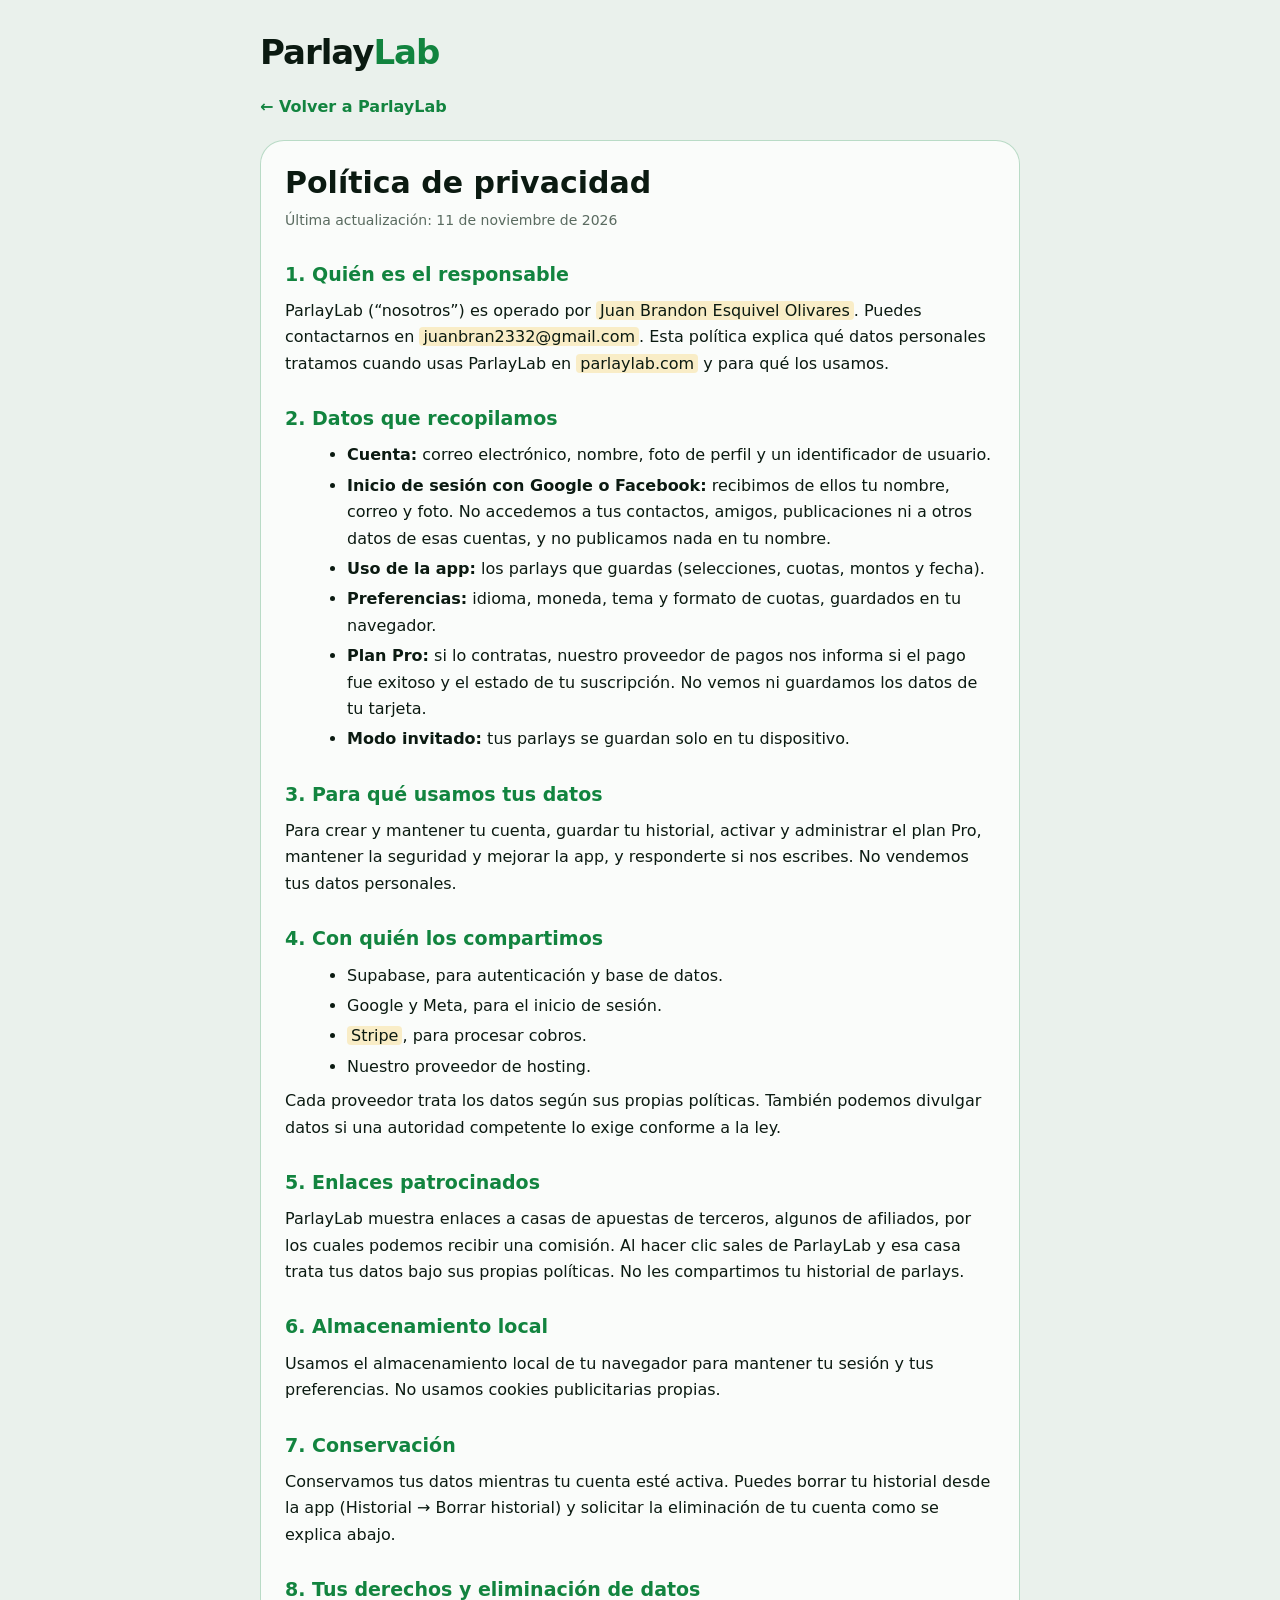
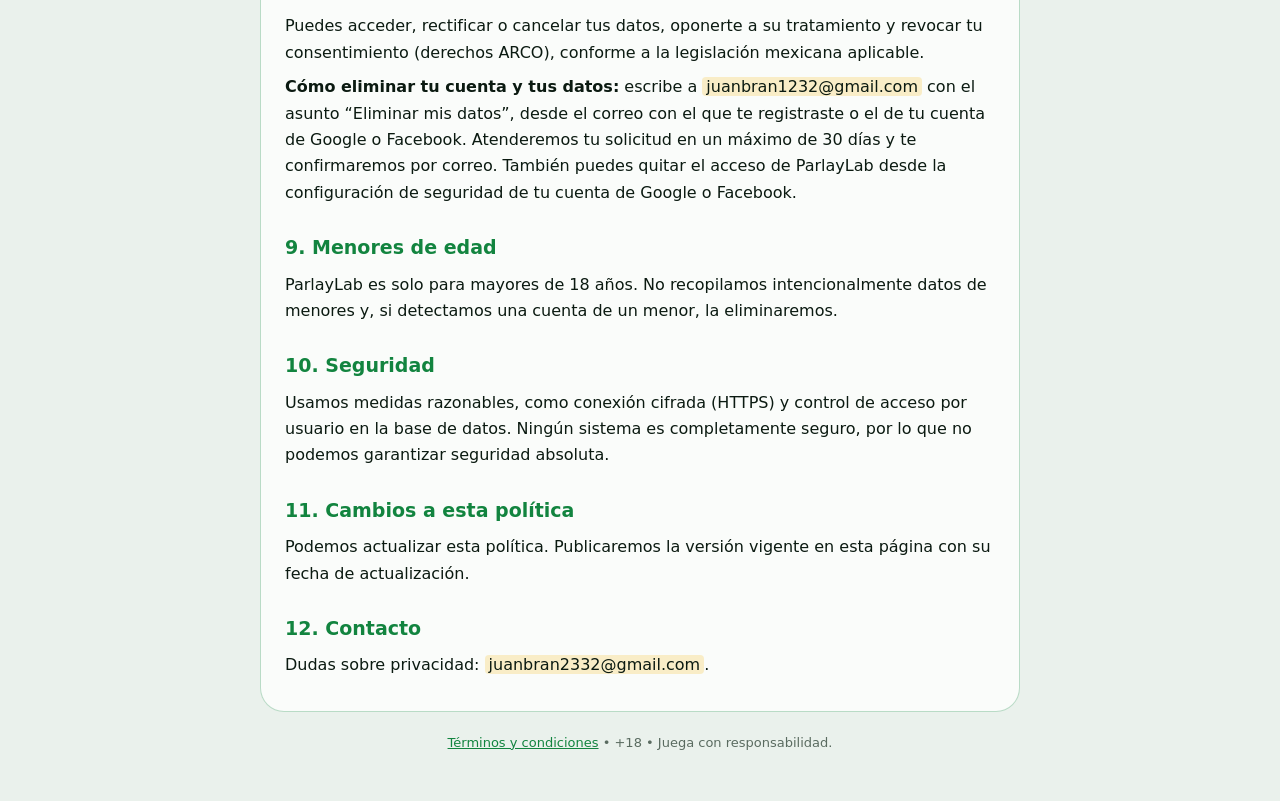
<file: Privacidad.html>
<!DOCTYPE html>
<html lang="es">
<head>
<meta charset="UTF-8">
<meta name="viewport" content="width=device-width, initial-scale=1">
<title>Política de privacidad • ParlayLab</title>
<script>try{var p=JSON.parse(localStorage.getItem("theme"))||"auto";document.documentElement.dataset.theme=p=="auto"?(matchMedia("(prefers-color-scheme: light)").matches?"light":"dark"):p}catch(e){}</script>
<style>
*{box-sizing:border-box;margin:0}
:root{--bg:#050806;--tx:#f2f5f3;--mu:#97a39b;--g:#5ee08a;--ln:rgba(94,224,138,.25);--ca:rgba(94,224,138,.08);color-scheme:dark}
[data-theme=light]{--bg:#eaf1ec;--tx:#0b1a11;--mu:#5a6b60;--g:#12843f;--ln:rgba(18,132,63,.28);--ca:rgba(255,255,255,.75);color-scheme:light}
body{background:var(--bg);color:var(--tx);font:16px/1.65 -apple-system,BlinkMacSystemFont,"Segoe UI",Roboto,system-ui,sans-serif;padding:24px 16px 48px;-webkit-font-smoothing:antialiased}
main{max-width:760px;margin:0 auto}
.logo{font-size:34px;font-weight:800;letter-spacing:-1px;text-decoration:none;color:var(--tx)}.logo span{color:var(--g)}
.back{display:block;margin:14px 0 20px;color:var(--g);text-decoration:none;font-weight:600}
article{background:var(--ca);border:1px solid var(--ln);border-radius:24px;padding:24px}
h1{font-size:30px;line-height:1.2;margin-bottom:4px}
.meta{color:var(--mu);font-size:14px;margin-bottom:12px}
h2{font-size:19px;margin:26px 0 6px;color:var(--g)}
p{margin:8px 0}ul{margin:8px 0 8px 22px}li{margin:4px 0}
a{color:var(--g)}
mark{background:rgba(245,197,66,.28);color:inherit;padding:0 4px;border-radius:4px}
footer{text-align:center;color:var(--mu);font-size:13px;margin-top:20px}
</style>
</head>
<body>
<main>
<a class="logo" href="index.html">Parlay<span>Lab</span></a>
<a class="back" href="index.html">← Volver a ParlayLab</a>
<article>
<h1>Política de privacidad</h1>
<p class="meta">Última actualización: 11 de noviembre de 2026</p>

<h2>1. Quién es el responsable</h2>
<p>ParlayLab (“nosotros”) es operado por <mark>Juan Brandon Esquivel Olivares</mark>. Puedes contactarnos en <mark>juanbran2332@gmail.com</mark>. Esta política explica qué datos personales tratamos cuando usas ParlayLab en <mark>parlaylab.com</mark> y para qué los usamos.</p>

<h2>2. Datos que recopilamos</h2>
<ul>
<li><b>Cuenta:</b> correo electrónico, nombre, foto de perfil y un identificador de usuario.</li>
<li><b>Inicio de sesión con Google o Facebook:</b> recibimos de ellos tu nombre, correo y foto. No accedemos a tus contactos, amigos, publicaciones ni a otros datos de esas cuentas, y no publicamos nada en tu nombre.</li>
<li><b>Uso de la app:</b> los parlays que guardas (selecciones, cuotas, montos y fecha).</li>
<li><b>Preferencias:</b> idioma, moneda, tema y formato de cuotas, guardados en tu navegador.</li>
<li><b>Plan Pro:</b> si lo contratas, nuestro proveedor de pagos nos informa si el pago fue exitoso y el estado de tu suscripción. No vemos ni guardamos los datos de tu tarjeta.</li>
<li><b>Modo invitado:</b> tus parlays se guardan solo en tu dispositivo.</li>
</ul>

<h2>3. Para qué usamos tus datos</h2>
<p>Para crear y mantener tu cuenta, guardar tu historial, activar y administrar el plan Pro, mantener la seguridad y mejorar la app, y responderte si nos escribes. No vendemos tus datos personales.</p>

<h2>4. Con quién los compartimos</h2>
<ul>
<li>Supabase, para autenticación y base de datos.</li>
<li>Google y Meta, para el inicio de sesión.</li>
<li><mark>Stripe</mark>, para procesar cobros.</li>
<li>Nuestro proveedor de hosting.</li>
</ul>
<p>Cada proveedor trata los datos según sus propias políticas. También podemos divulgar datos si una autoridad competente lo exige conforme a la ley.</p>

<h2>5. Enlaces patrocinados</h2>
<p>ParlayLab muestra enlaces a casas de apuestas de terceros, algunos de afiliados, por los cuales podemos recibir una comisión. Al hacer clic sales de ParlayLab y esa casa trata tus datos bajo sus propias políticas. No les compartimos tu historial de parlays.</p>

<h2>6. Almacenamiento local</h2>
<p>Usamos el almacenamiento local de tu navegador para mantener tu sesión y tus preferencias. No usamos cookies publicitarias propias.</p>

<h2>7. Conservación</h2>
<p>Conservamos tus datos mientras tu cuenta esté activa. Puedes borrar tu historial desde la app (Historial → Borrar historial) y solicitar la eliminación de tu cuenta como se explica abajo.</p>

<h2 id="eliminar-datos">8. Tus derechos y eliminación de datos</h2>
<p>Puedes acceder, rectificar o cancelar tus datos, oponerte a su tratamiento y revocar tu consentimiento (derechos ARCO), conforme a la legislación mexicana aplicable.</p>
<p><b>Cómo eliminar tu cuenta y tus datos:</b> escribe a <mark>juanbran1232@gmail.com</mark> con el asunto “Eliminar mis datos”, desde el correo con el que te registraste o el de tu cuenta de Google o Facebook. Atenderemos tu solicitud en un máximo de 30 días y te confirmaremos por correo. También puedes quitar el acceso de ParlayLab desde la configuración de seguridad de tu cuenta de Google o Facebook.</p>

<h2>9. Menores de edad</h2>
<p>ParlayLab es solo para mayores de 18 años. No recopilamos intencionalmente datos de menores y, si detectamos una cuenta de un menor, la eliminaremos.</p>

<h2>10. Seguridad</h2>
<p>Usamos medidas razonables, como conexión cifrada (HTTPS) y control de acceso por usuario en la base de datos. Ningún sistema es completamente seguro, por lo que no podemos garantizar seguridad absoluta.</p>

<h2>11. Cambios a esta política</h2>
<p>Podemos actualizar esta política. Publicaremos la versión vigente en esta página con su fecha de actualización.</p>

<h2>12. Contacto</h2>
<p>Dudas sobre privacidad: <mark>juanbran2332@gmail.com</mark>.</p>
</article>
<footer><a href="Terminos.html">Términos y condiciones</a> • +18 • Juega con responsabilidad.</footer>
</main>
</body>
</html>
</file>
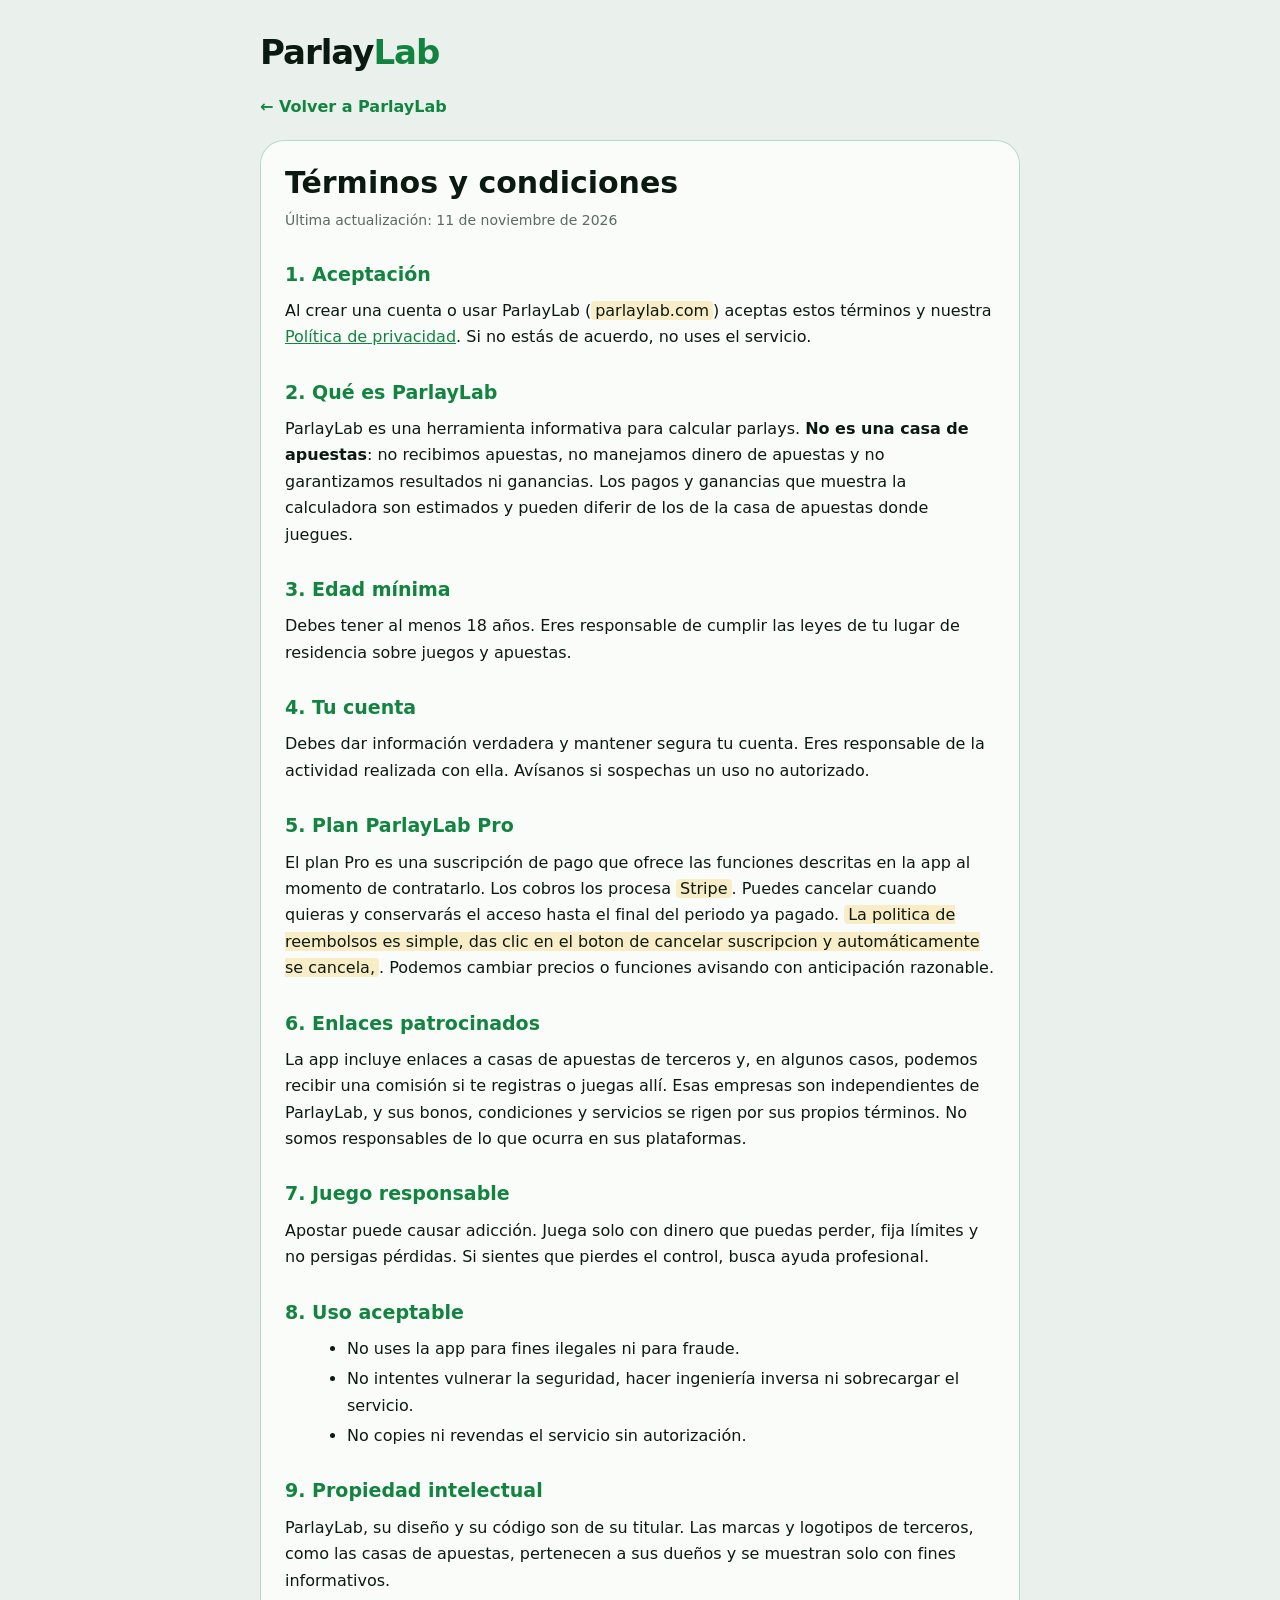
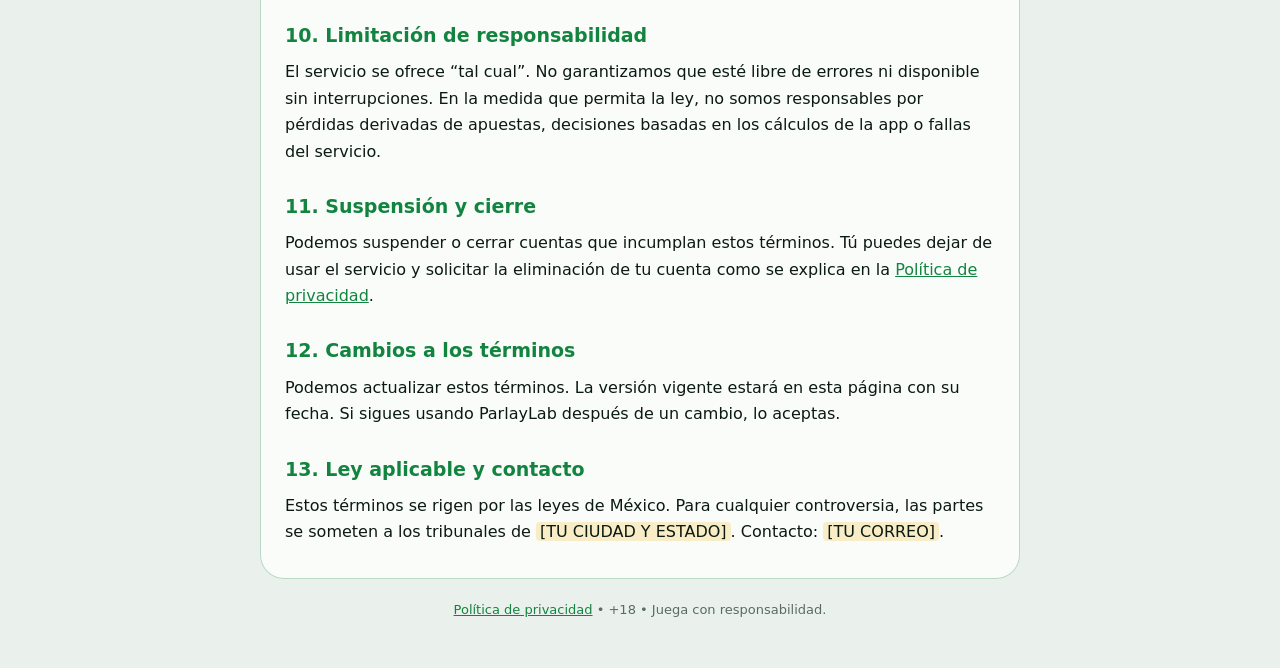
<file: Terminos.html>
<!DOCTYPE html>
<html lang="es">
<head>
<meta charset="UTF-8">
<meta name="viewport" content="width=device-width, initial-scale=1">
<title>Términos y condiciones • ParlayLab</title>
<script>try{var p=JSON.parse(localStorage.getItem("theme"))||"auto";document.documentElement.dataset.theme=p=="auto"?(matchMedia("(prefers-color-scheme: light)").matches?"light":"dark"):p}catch(e){}</script>
<style>
*{box-sizing:border-box;margin:0}
:root{--bg:#050806;--tx:#f2f5f3;--mu:#97a39b;--g:#5ee08a;--ln:rgba(94,224,138,.25);--ca:rgba(94,224,138,.08);color-scheme:dark}
[data-theme=light]{--bg:#eaf1ec;--tx:#0b1a11;--mu:#5a6b60;--g:#12843f;--ln:rgba(18,132,63,.28);--ca:rgba(255,255,255,.75);color-scheme:light}
body{background:var(--bg);color:var(--tx);font:16px/1.65 -apple-system,BlinkMacSystemFont,"Segoe UI",Roboto,system-ui,sans-serif;padding:24px 16px 48px;-webkit-font-smoothing:antialiased}
main{max-width:760px;margin:0 auto}
.logo{font-size:34px;font-weight:800;letter-spacing:-1px;text-decoration:none;color:var(--tx)}.logo span{color:var(--g)}
.back{display:block;margin:14px 0 20px;color:var(--g);text-decoration:none;font-weight:600}
article{background:var(--ca);border:1px solid var(--ln);border-radius:24px;padding:24px}
h1{font-size:30px;line-height:1.2;margin-bottom:4px}
.meta{color:var(--mu);font-size:14px;margin-bottom:12px}
h2{font-size:19px;margin:26px 0 6px;color:var(--g)}
p{margin:8px 0}ul{margin:8px 0 8px 22px}li{margin:4px 0}
a{color:var(--g)}
mark{background:rgba(245,197,66,.28);color:inherit;padding:0 4px;border-radius:4px}
footer{text-align:center;color:var(--mu);font-size:13px;margin-top:20px}
</style>
</head>
<body>
<main>
<a class="logo" href="index.html">Parlay<span>Lab</span></a>
<a class="back" href="index.html">← Volver a ParlayLab</a>
<article>
<h1>Términos y condiciones</h1>
<p class="meta">Última actualización: 11 de noviembre de 2026</p>

<h2>1. Aceptación</h2>
<p>Al crear una cuenta o usar ParlayLab (<mark>parlaylab.com</mark>) aceptas estos términos y nuestra <a href="privacidad.html">Política de privacidad</a>. Si no estás de acuerdo, no uses el servicio.</p>

<h2>2. Qué es ParlayLab</h2>
<p>ParlayLab es una herramienta informativa para calcular parlays. <b>No es una casa de apuestas</b>: no recibimos apuestas, no manejamos dinero de apuestas y no garantizamos resultados ni ganancias. Los pagos y ganancias que muestra la calculadora son estimados y pueden diferir de los de la casa de apuestas donde juegues.</p>

<h2>3. Edad mínima</h2>
<p>Debes tener al menos 18 años. Eres responsable de cumplir las leyes de tu lugar de residencia sobre juegos y apuestas.</p>

<h2>4. Tu cuenta</h2>
<p>Debes dar información verdadera y mantener segura tu cuenta. Eres responsable de la actividad realizada con ella. Avísanos si sospechas un uso no autorizado.</p>

<h2>5. Plan ParlayLab Pro</h2>
<p>El plan Pro es una suscripción de pago que ofrece las funciones descritas en la app al momento de contratarlo. Los cobros los procesa <mark>Stripe</mark>. Puedes cancelar cuando quieras y conservarás el acceso hasta el final del periodo ya pagado. <mark>La politica de reembolsos es simple, das clic en el boton de cancelar suscripcion y automáticamente se cancela,</mark>. Podemos cambiar precios o funciones avisando con anticipación razonable.</p>

<h2>6. Enlaces patrocinados</h2>
<p>La app incluye enlaces a casas de apuestas de terceros y, en algunos casos, podemos recibir una comisión si te registras o juegas allí. Esas empresas son independientes de ParlayLab, y sus bonos, condiciones y servicios se rigen por sus propios términos. No somos responsables de lo que ocurra en sus plataformas.</p>

<h2>7. Juego responsable</h2>
<p>Apostar puede causar adicción. Juega solo con dinero que puedas perder, fija límites y no persigas pérdidas. Si sientes que pierdes el control, busca ayuda profesional.</p>

<h2>8. Uso aceptable</h2>
<ul>
<li>No uses la app para fines ilegales ni para fraude.</li>
<li>No intentes vulnerar la seguridad, hacer ingeniería inversa ni sobrecargar el servicio.</li>
<li>No copies ni revendas el servicio sin autorización.</li>
</ul>

<h2>9. Propiedad intelectual</h2>
<p>ParlayLab, su diseño y su código son de su titular. Las marcas y logotipos de terceros, como las casas de apuestas, pertenecen a sus dueños y se muestran solo con fines informativos.</p>

<h2>10. Limitación de responsabilidad</h2>
<p>El servicio se ofrece “tal cual”. No garantizamos que esté libre de errores ni disponible sin interrupciones. En la medida que permita la ley, no somos responsables por pérdidas derivadas de apuestas, decisiones basadas en los cálculos de la app o fallas del servicio.</p>

<h2>11. Suspensión y cierre</h2>
<p>Podemos suspender o cerrar cuentas que incumplan estos términos. Tú puedes dejar de usar el servicio y solicitar la eliminación de tu cuenta como se explica en la <a href="privacidad.html#eliminar-datos">Política de privacidad</a>.</p>

<h2>12. Cambios a los términos</h2>
<p>Podemos actualizar estos términos. La versión vigente estará en esta página con su fecha. Si sigues usando ParlayLab después de un cambio, lo aceptas.</p>

<h2>13. Ley aplicable y contacto</h2>
<p>Estos términos se rigen por las leyes de México. Para cualquier controversia, las partes se someten a los tribunales de <mark>[TU CIUDAD Y ESTADO]</mark>. Contacto: <mark>[TU CORREO]</mark>.</p>
</article>
<footer><a href="Privacidad.html">Política de privacidad</a> • +18 • Juega con responsabilidad.</footer>
</main>
</body>
</html>
</file>
